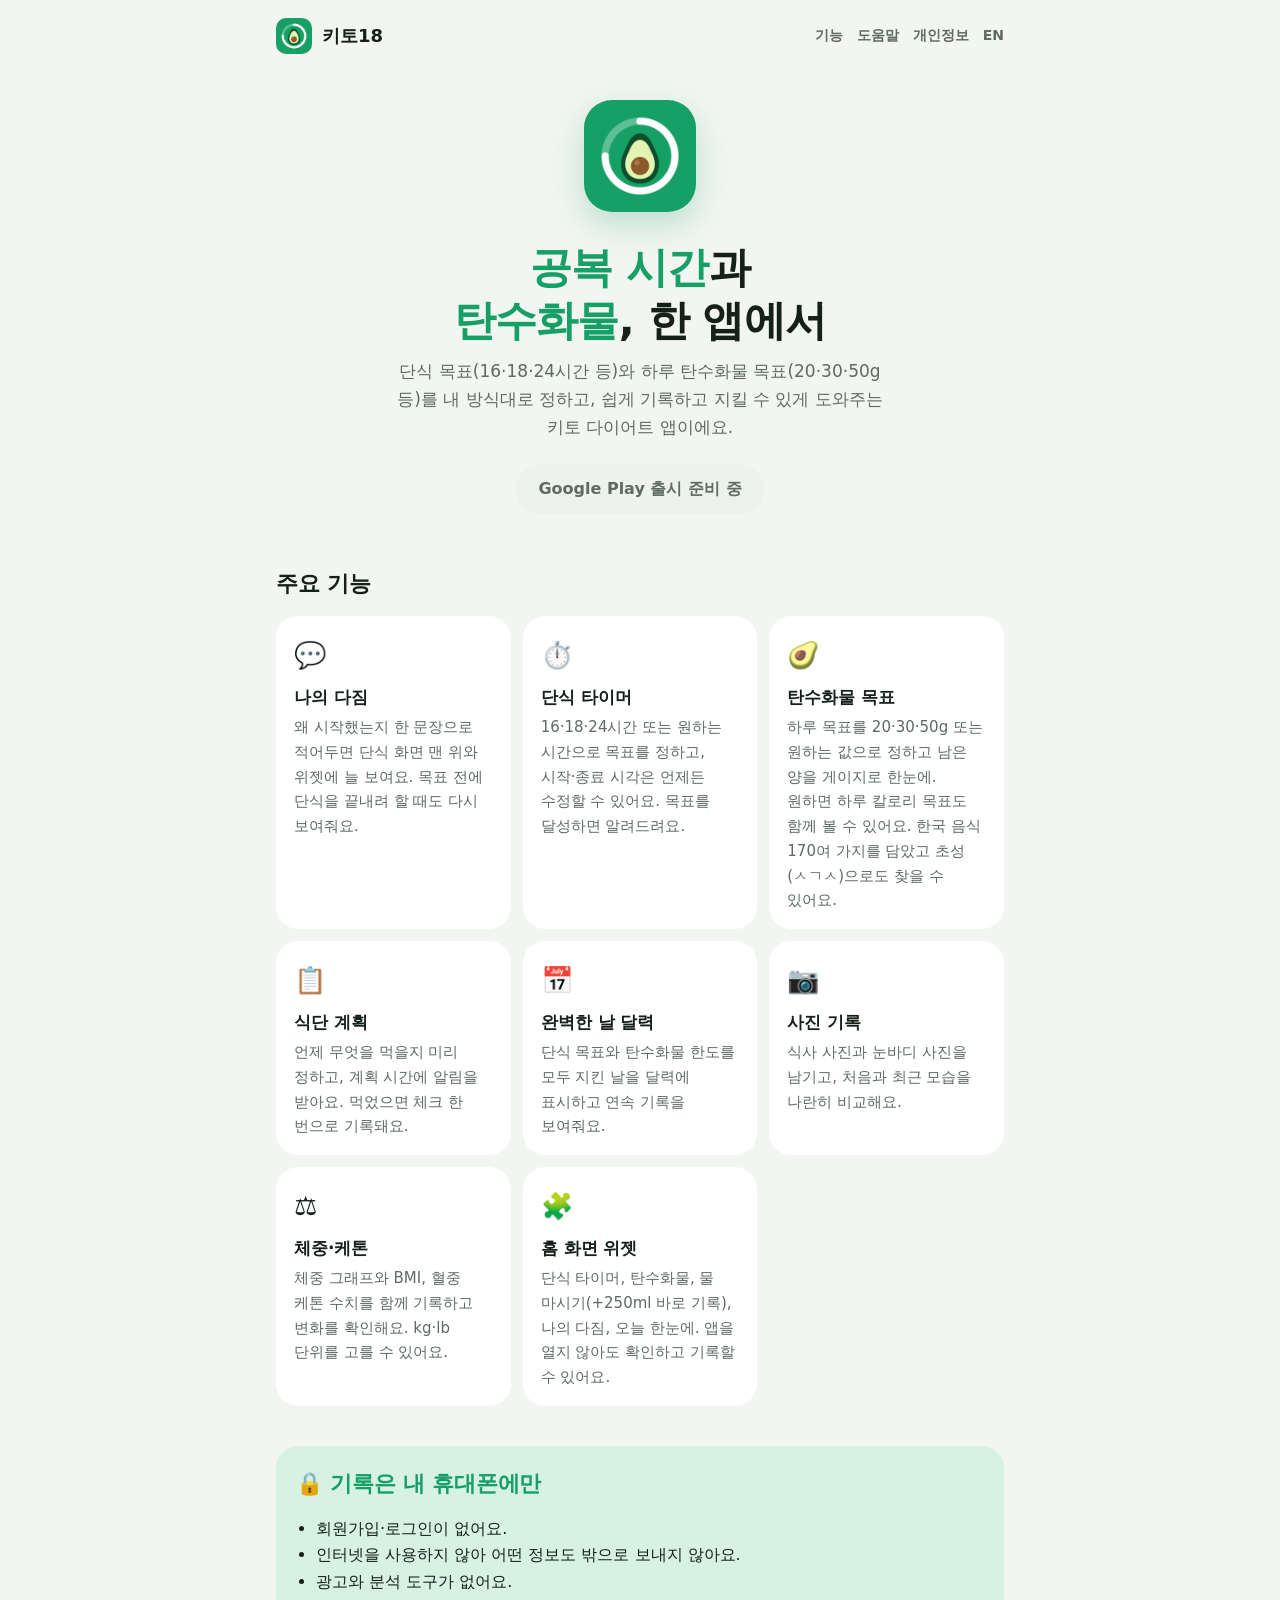
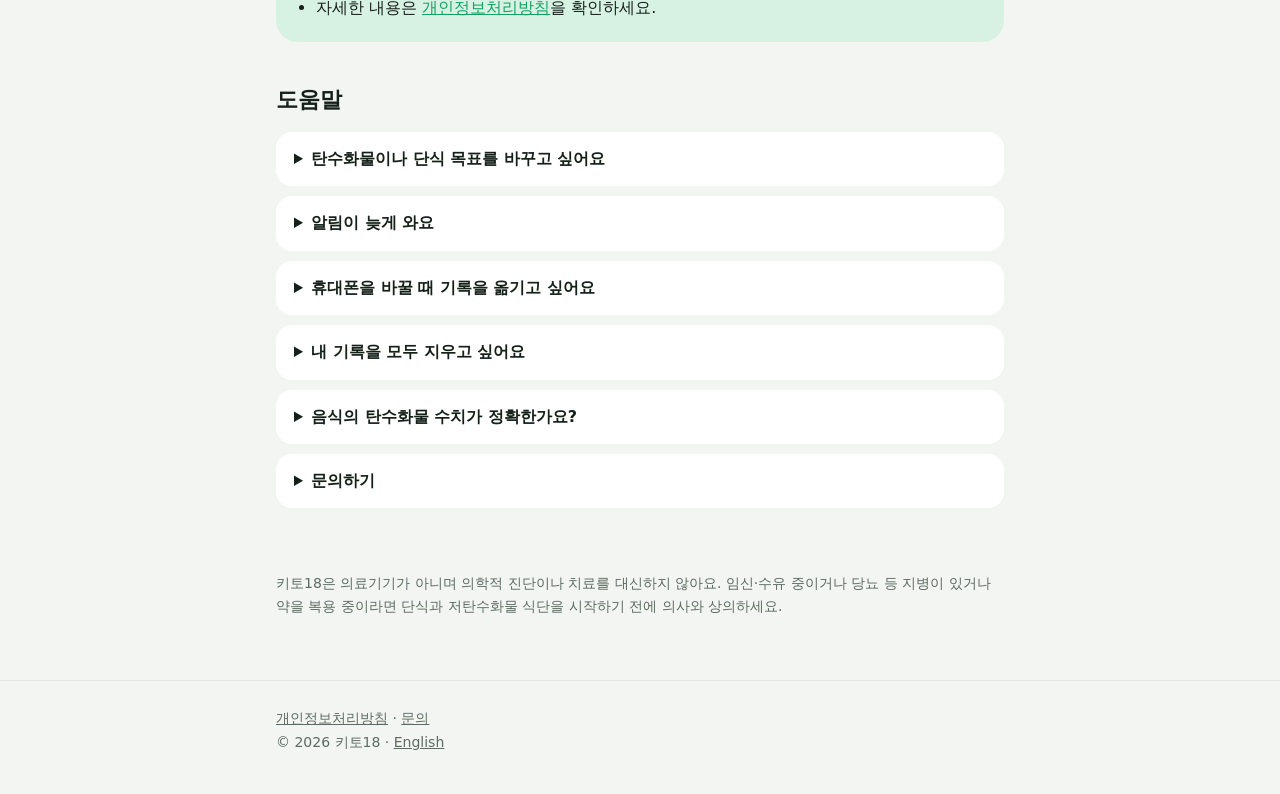
<file: index.html>
<!doctype html>
<html lang="ko">
<head>
  <meta charset="utf-8">
  <meta name="viewport" content="width=device-width, initial-scale=1">
  <title>키토18 · 단식 타이머와 탄수화물 목표 관리</title>
  <meta name="description" content="키토18은 단식 타이머와 하루 탄수화물 목표 관리를 한 앱에서 도와주는 키토 다이어트 앱이에요. 목표는 내 방식대로, 기록은 내 휴대폰에만.">
  <meta property="og:title" content="키토18 · 단식 타이머와 탄수화물 목표 관리">
  <meta property="og:description" content="단식 타이머, 탄수화물 게이지, 식단 계획, 사진 기록까지. 회원가입 없이, 기록은 내 폰에만.">
  <meta property="og:image" content="https://ilhoonseo.github.io/keto18/assets/store_icon_512.png">
  <link rel="icon" href="assets/favicon-64.png">
  <link rel="stylesheet" href="assets/style.css?v=20261026-2">
</head>
<body>
  <header class="top">
    <div class="wrap">
      <a class="brand" href="./"><img src="assets/icon-192.png" alt="">키토18</a>
      <nav>
        <a href="#features">기능</a>
        <a href="#support">도움말</a>
        <a href="privacy.html">개인정보</a>
        <a href="en.html">EN</a>
      </nav>
    </div>
  </header>

  <main class="wrap">
    <div class="hero">
      <img class="icon" src="assets/store_icon_512.png" alt="키토18 아이콘">
      <h1><em>공복 시간</em>과<br><em>탄수화물</em>, 한 앱에서</h1>
      <p>단식 목표(16·18·24시간 등)와 하루 탄수화물 목표(20·30·50g 등)를 내 방식대로 정하고, 쉽게 기록하고 지킬 수 있게 도와주는 키토 다이어트 앱이에요.</p>
      <span class="badge soon">Google Play 출시 준비 중</span>
    </div>

    <section id="features">
      <h2>주요 기능</h2>
      <div class="grid">
        <div class="card"><div class="emo">💬</div><h3>나의 다짐</h3><p>왜 시작했는지 한 문장으로 적어두면 단식 화면 맨 위와 위젯에 늘 보여요. 목표 전에 단식을 끝내려 할 때도 다시 보여줘요.</p></div>
        <div class="card"><div class="emo">⏱️</div><h3>단식 타이머</h3><p>16·18·24시간 또는 원하는 시간으로 목표를 정하고, 시작·종료 시각은 언제든 수정할 수 있어요. 목표를 달성하면 알려드려요.</p></div>
        <div class="card"><div class="emo">🥑</div><h3>탄수화물 목표</h3><p>하루 목표를 20·30·50g 또는 원하는 값으로 정하고 남은 양을 게이지로 한눈에. 원하면 하루 칼로리 목표도 함께 볼 수 있어요. 한국 음식 170여 가지를 담았고 초성(ㅅㄱㅅ)으로도 찾을 수 있어요.</p></div>
        <div class="card"><div class="emo">📋</div><h3>식단 계획</h3><p>언제 무엇을 먹을지 미리 정하고, 계획 시간에 알림을 받아요. 먹었으면 체크 한 번으로 기록돼요.</p></div>
        <div class="card"><div class="emo">📅</div><h3>완벽한 날 달력</h3><p>단식 목표와 탄수화물 한도를 모두 지킨 날을 달력에 표시하고 연속 기록을 보여줘요.</p></div>
        <div class="card"><div class="emo">📷</div><h3>사진 기록</h3><p>식사 사진과 눈바디 사진을 남기고, 처음과 최근 모습을 나란히 비교해요.</p></div>
        <div class="card"><div class="emo">⚖️</div><h3>체중·케톤</h3><p>체중 그래프와 BMI, 혈중 케톤 수치를 함께 기록하고 변화를 확인해요. kg·lb 단위를 고를 수 있어요.</p></div>
        <div class="card"><div class="emo">🧩</div><h3>홈 화면 위젯</h3><p>단식 타이머, 탄수화물, 물 마시기(+250ml 바로 기록), 나의 다짐, 오늘 한눈에. 앱을 열지 않아도 확인하고 기록할 수 있어요.</p></div>
      </div>
    </section>

    <section>
      <div class="privacy-box">
        <h2>🔒 기록은 내 휴대폰에만</h2>
        <ul>
          <li>회원가입·로그인이 없어요.</li>
          <li>인터넷을 사용하지 않아 어떤 정보도 밖으로 보내지 않아요.</li>
          <li>광고와 분석 도구가 없어요.</li>
          <li>자세한 내용은 <a href="privacy.html">개인정보처리방침</a>을 확인하세요.</li>
        </ul>
      </div>
    </section>

    <section id="support">
      <h2>도움말</h2>
      <details>
        <summary>탄수화물이나 단식 목표를 바꾸고 싶어요</summary>
        <p>식단 화면의 ‘목표 ○g 미만 ✎’을 누르거나 설정 → 하루 탄수화물 목표에서 바꿀 수 있어요. 단식 목표는 단식 화면의 16·18·24시간 버튼이나 ‘⚙ 설정’에서 원하는 시간으로 정할 수 있어요.</p>
      </details>
      <details>
        <summary>알림이 늦게 와요</summary>
        <p>휴대폰 설정에서 키토18의 ‘알람 및 리마인더’를 허용하면 정확한 시각에 알림이 와요. 앱의 설정 화면에서도 바로 이동할 수 있어요.</p>
      </details>
      <details>
        <summary>휴대폰을 바꿀 때 기록을 옮기고 싶어요</summary>
        <p>앱의 설정 → ‘백업 파일 만들기’로 파일을 저장한 뒤, 새 휴대폰에서 ‘백업에서 복원’을 누르세요. 사진은 백업 파일에 포함되지 않으니 필요한 사진은 사진 화면에서 ‘갤러리 저장’을 눌러 두세요.</p>
      </details>
      <details>
        <summary>내 기록을 모두 지우고 싶어요</summary>
        <p>앱의 설정 → ‘모든 기록 지우기’를 누르면 기록과 사진이 지워져요. 앱을 삭제하거나 휴대폰 설정 → 애플리케이션 → 키토18 → 저장공간 → 데이터 삭제를 눌러도 모두 지워져요.</p>
      </details>
      <details>
        <summary>음식의 탄수화물 수치가 정확한가요?</summary>
        <p>내장된 수치는 일반적인 평균값이라 제품마다 다를 수 있어요. 포장지에 영양성분표가 있다면 ‘직접 입력’을 이용하세요.</p>
      </details>
      <details>
        <summary>문의하기</summary>
        <p>버그 제보나 기능 제안, 그 밖의 문의는 이메일 <a href="mailto:twbtwb0606@gmail.com">twbtwb0606@gmail.com</a>로 보내주세요. <a href="https://github.com/ilhoonseo/keto18/issues">GitHub Issues</a>에 남겨주셔도 돼요.</p>
      </details>
    </section>

    <section>
      <p style="color: var(--text2); font-size: 14px;">키토18은 의료기기가 아니며 의학적 진단이나 치료를 대신하지 않아요. 임신·수유 중이거나 당뇨 등 지병이 있거나 약을 복용 중이라면 단식과 저탄수화물 식단을 시작하기 전에 의사와 상의하세요.</p>
    </section>
  </main>

  <footer>
    <div class="wrap">
      <a href="privacy.html">개인정보처리방침</a> · <a href="mailto:twbtwb0606@gmail.com">문의</a><br>
      © 2026 키토18 · <a href="en.html">English</a>
    </div>
  </footer>
</body>
</html>
</file>
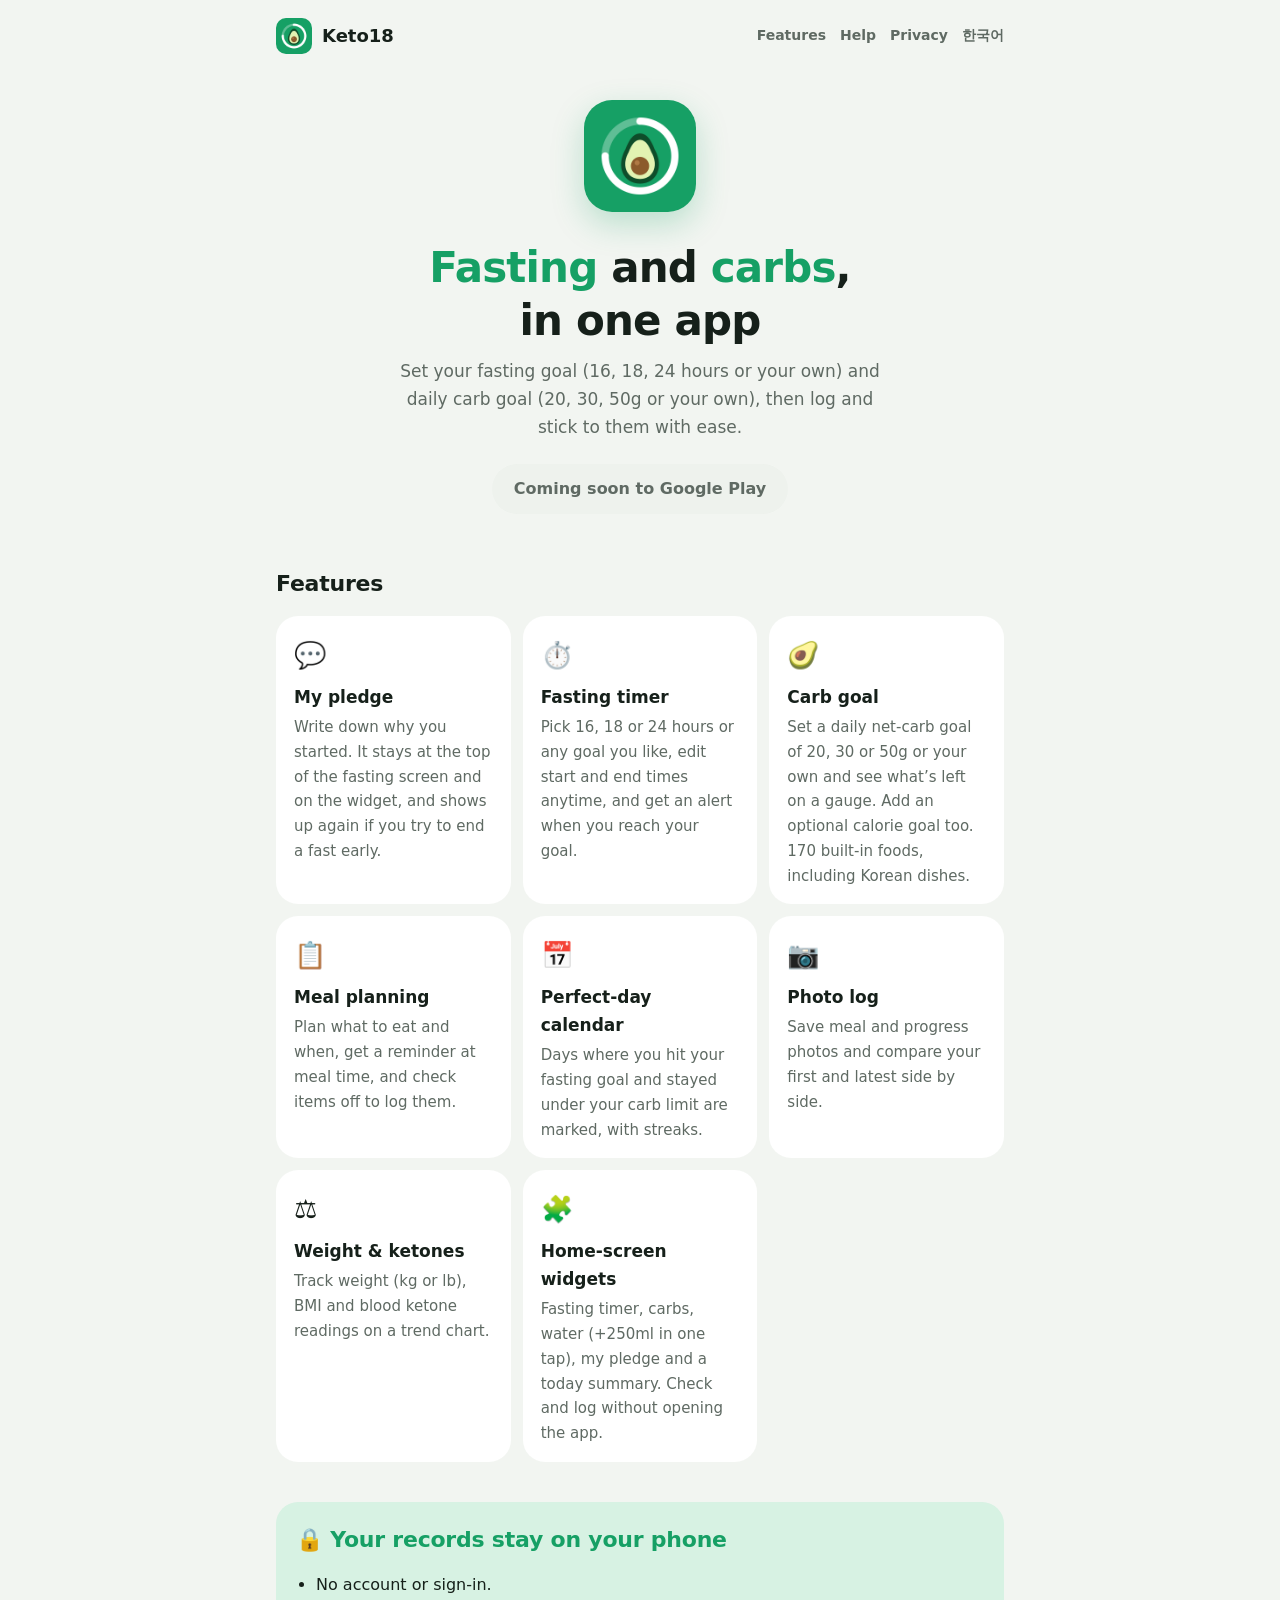
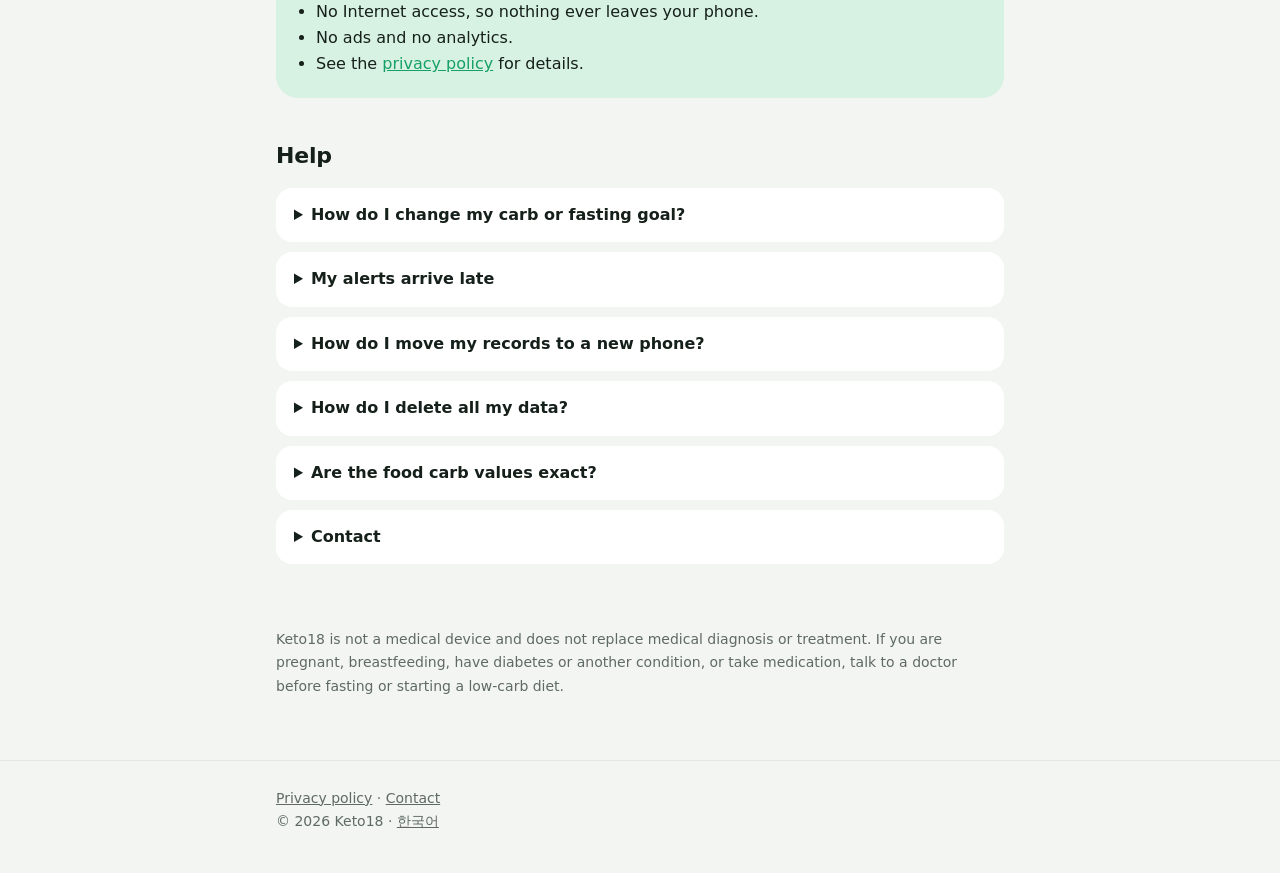
<file: en.html>
<!doctype html>
<html lang="en">
<head>
  <meta charset="utf-8">
  <meta name="viewport" content="width=device-width, initial-scale=1">
  <title>Keto18 · Fasting timer &amp; carb goal tracker</title>
  <meta name="description" content="Keto18 helps you keep your fasting window and daily carb goal in one app. Your goals, your way; your records stay on your phone.">
  <meta property="og:title" content="Keto18 · Fasting timer &amp; carb goal tracker">
  <meta property="og:description" content="Fasting timer, carb gauge, meal planning and photo log. No sign-up, and your records stay on your phone.">
  <meta property="og:image" content="https://ilhoonseo.github.io/keto18/assets/store_icon_512.png">
  <link rel="icon" href="assets/favicon-64.png">
  <link rel="alternate" hreflang="ko" href="https://ilhoonseo.github.io/keto18/">
  <link rel="stylesheet" href="assets/style.css?v=20261026-2">
</head>
<body>
  <header class="top">
    <div class="wrap">
      <a class="brand" href="en.html"><img src="assets/icon-192.png" alt="">Keto18</a>
      <nav>
        <a href="#features">Features</a>
        <a href="#support">Help</a>
        <a href="privacy.html#en">Privacy</a>
        <a href="./">한국어</a>
      </nav>
    </div>
  </header>

  <main class="wrap">
    <div class="hero">
      <img class="icon" src="assets/store_icon_512.png" alt="Keto18 icon">
      <h1><em>Fasting</em> and <em>carbs</em>,<br>in one app</h1>
      <p>Set your fasting goal (16, 18, 24 hours or your own) and daily carb goal (20, 30, 50g or your own), then log and stick to them with ease.</p>
      <span class="badge soon">Coming soon to Google Play</span>
    </div>

    <section id="features">
      <h2>Features</h2>
      <div class="grid">
        <div class="card"><div class="emo">💬</div><h3>My pledge</h3><p>Write down why you started. It stays at the top of the fasting screen and on the widget, and shows up again if you try to end a fast early.</p></div>
        <div class="card"><div class="emo">⏱️</div><h3>Fasting timer</h3><p>Pick 16, 18 or 24 hours or any goal you like, edit start and end times anytime, and get an alert when you reach your goal.</p></div>
        <div class="card"><div class="emo">🥑</div><h3>Carb goal</h3><p>Set a daily net-carb goal of 20, 30 or 50g or your own and see what’s left on a gauge. Add an optional calorie goal too. 170 built-in foods, including Korean dishes.</p></div>
        <div class="card"><div class="emo">📋</div><h3>Meal planning</h3><p>Plan what to eat and when, get a reminder at meal time, and check items off to log them.</p></div>
        <div class="card"><div class="emo">📅</div><h3>Perfect-day calendar</h3><p>Days where you hit your fasting goal and stayed under your carb limit are marked, with streaks.</p></div>
        <div class="card"><div class="emo">📷</div><h3>Photo log</h3><p>Save meal and progress photos and compare your first and latest side by side.</p></div>
        <div class="card"><div class="emo">⚖️</div><h3>Weight &amp; ketones</h3><p>Track weight (kg or lb), BMI and blood ketone readings on a trend chart.</p></div>
        <div class="card"><div class="emo">🧩</div><h3>Home-screen widgets</h3><p>Fasting timer, carbs, water (+250ml in one tap), my pledge and a today summary. Check and log without opening the app.</p></div>
      </div>
    </section>

    <section>
      <div class="privacy-box">
        <h2>🔒 Your records stay on your phone</h2>
        <ul>
          <li>No account or sign-in.</li>
          <li>No Internet access, so nothing ever leaves your phone.</li>
          <li>No ads and no analytics.</li>
          <li>See the <a href="privacy.html#en">privacy policy</a> for details.</li>
        </ul>
      </div>
    </section>

    <section id="support">
      <h2>Help</h2>
      <details>
        <summary>How do I change my carb or fasting goal?</summary>
        <p>Tap “Goal under ○g ✎” on the Food tab, or go to Settings → Daily carb goal. For fasting, use the 16 / 18 / 24-hour buttons or “⚙ Custom” on the Fast tab.</p>
      </details>
      <details>
        <summary>My alerts arrive late</summary>
        <p>Allow “Alarms &amp; reminders” for Keto18 in your phone settings to get alerts right on time. The app’s Settings screen links there directly.</p>
      </details>
      <details>
        <summary>How do I move my records to a new phone?</summary>
        <p>In Settings, tap “Create backup file”, then “Restore from backup” on the new phone. Photos aren’t included, so save the ones you want with “Save to gallery”.</p>
      </details>
      <details>
        <summary>How do I delete all my data?</summary>
        <p>Use Settings → “Delete all records”, or uninstall the app / clear its storage in Android Settings.</p>
      </details>
      <details>
        <summary>Are the food carb values exact?</summary>
        <p>Built-in values are typical averages and vary by product. If there’s a nutrition label, use “Enter manually”.</p>
      </details>
      <details>
        <summary>Contact</summary>
        <p>Questions, bug reports or feature ideas: email <a href="mailto:twbtwb0606@gmail.com">twbtwb0606@gmail.com</a>. You can also use <a href="https://github.com/ilhoonseo/keto18/issues">GitHub Issues</a>.</p>
      </details>
    </section>

    <section>
      <p style="color: var(--text2); font-size: 14px;">Keto18 is not a medical device and does not replace medical diagnosis or treatment. If you are pregnant, breastfeeding, have diabetes or another condition, or take medication, talk to a doctor before fasting or starting a low-carb diet.</p>
    </section>
  </main>

  <footer>
    <div class="wrap">
      <a href="privacy.html#en">Privacy policy</a> · <a href="mailto:twbtwb0606@gmail.com">Contact</a><br>
      © 2026 Keto18 · <a href="./">한국어</a>
    </div>
  </footer>
</body>
</html>
</file>
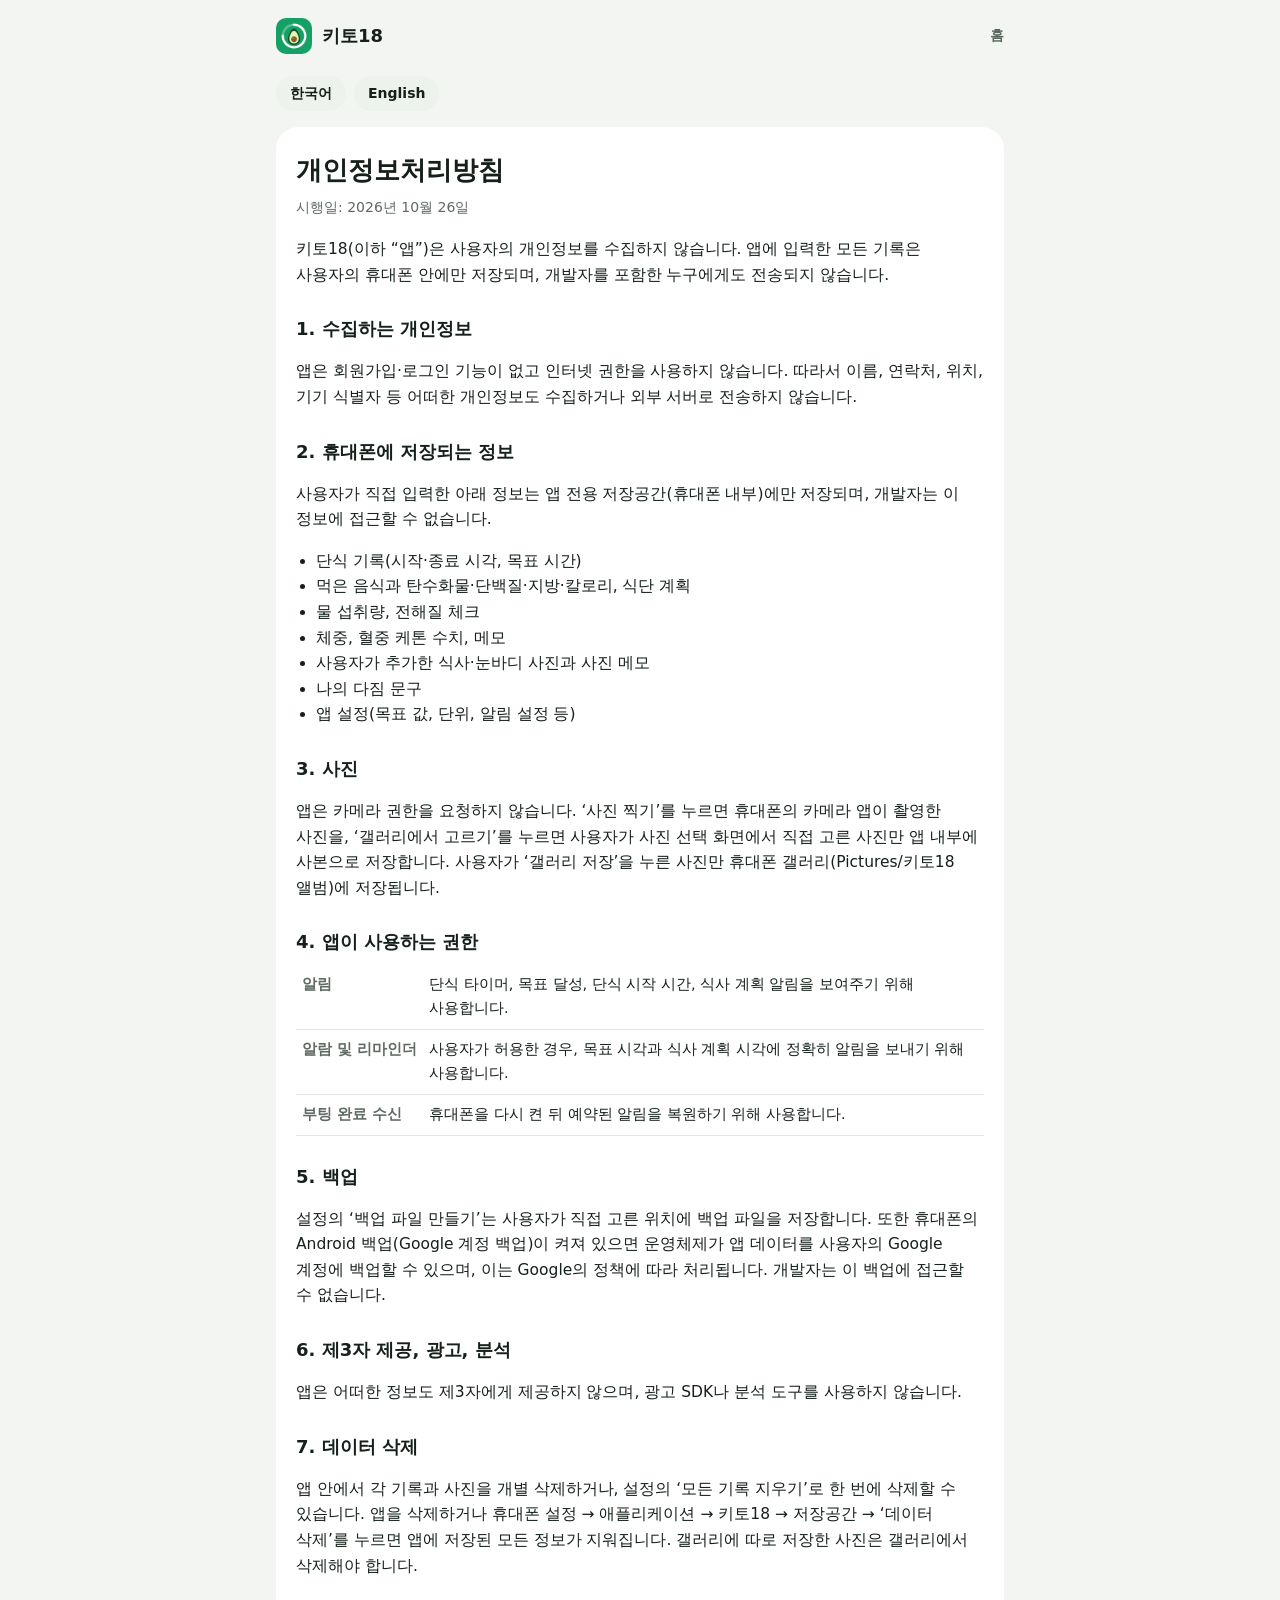
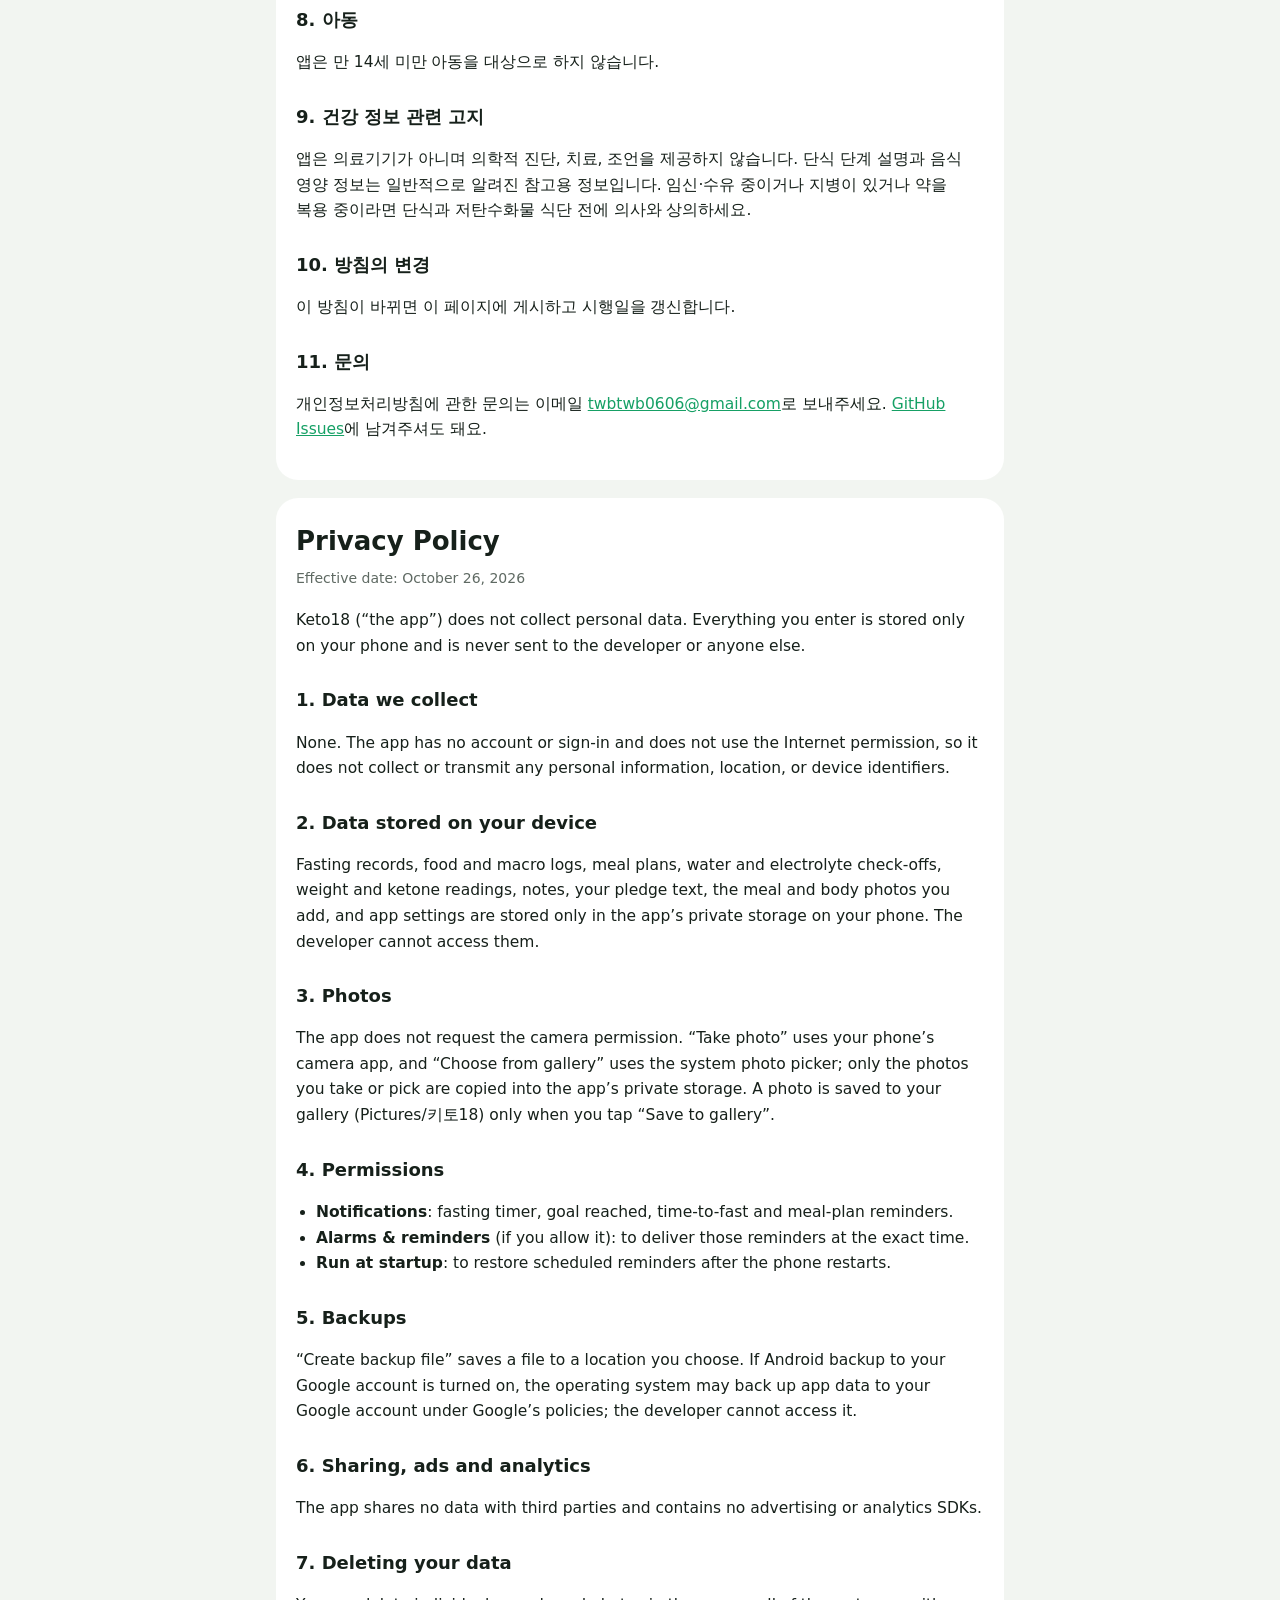
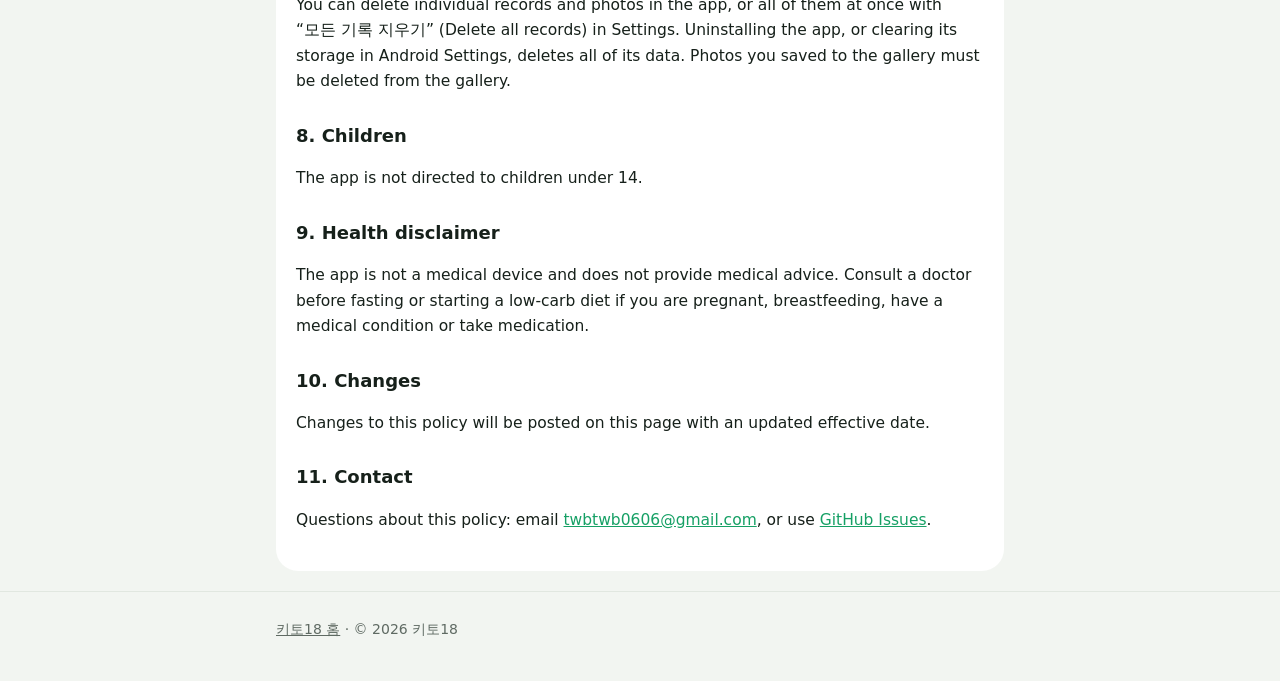
<file: privacy.html>
<!doctype html>
<html lang="ko">
<head>
  <meta charset="utf-8">
  <meta name="viewport" content="width=device-width, initial-scale=1">
  <title>키토18 개인정보처리방침</title>
  <meta name="description" content="키토18 앱의 개인정보처리방침 (Privacy Policy)">
  <link rel="icon" href="assets/favicon-64.png">
  <link rel="stylesheet" href="assets/style.css?v=20261026-2">
</head>
<body>
  <header class="top">
    <div class="wrap">
      <a class="brand" href="./"><img src="assets/icon-192.png" alt="">키토18</a>
      <nav><a href="./">홈</a></nav>
    </div>
  </header>

  <main class="wrap">
    <div class="lang-switch"><a href="#ko">한국어</a><a href="#en">English</a></div>

    <article class="doc" id="ko">
      <h1>개인정보처리방침</h1>
      <p class="meta">시행일: 2026년 10월 26일</p>

      <p>키토18(이하 “앱”)은 사용자의 개인정보를 수집하지 않습니다. 앱에 입력한 모든 기록은 사용자의 휴대폰 안에만 저장되며, 개발자를 포함한 누구에게도 전송되지 않습니다.</p>

      <h2>1. 수집하는 개인정보</h2>
      <p>앱은 회원가입·로그인 기능이 없고 인터넷 권한을 사용하지 않습니다. 따라서 이름, 연락처, 위치, 기기 식별자 등 어떠한 개인정보도 수집하거나 외부 서버로 전송하지 않습니다.</p>

      <h2>2. 휴대폰에 저장되는 정보</h2>
      <p>사용자가 직접 입력한 아래 정보는 앱 전용 저장공간(휴대폰 내부)에만 저장되며, 개발자는 이 정보에 접근할 수 없습니다.</p>
      <ul>
        <li>단식 기록(시작·종료 시각, 목표 시간)</li>
        <li>먹은 음식과 탄수화물·단백질·지방·칼로리, 식단 계획</li>
        <li>물 섭취량, 전해질 체크</li>
        <li>체중, 혈중 케톤 수치, 메모</li>
        <li>사용자가 추가한 식사·눈바디 사진과 사진 메모</li>
        <li>나의 다짐 문구</li>
        <li>앱 설정(목표 값, 단위, 알림 설정 등)</li>
      </ul>

      <h2>3. 사진</h2>
      <p>앱은 카메라 권한을 요청하지 않습니다. ‘사진 찍기’를 누르면 휴대폰의 카메라 앱이 촬영한 사진을, ‘갤러리에서 고르기’를 누르면 사용자가 사진 선택 화면에서 직접 고른 사진만 앱 내부에 사본으로 저장합니다. 사용자가 ‘갤러리 저장’을 누른 사진만 휴대폰 갤러리(Pictures/키토18 앨범)에 저장됩니다.</p>

      <h2>4. 앱이 사용하는 권한</h2>
      <table>
        <tr><th>알림</th><td>단식 타이머, 목표 달성, 단식 시작 시간, 식사 계획 알림을 보여주기 위해 사용합니다.</td></tr>
        <tr><th>알람 및 리마인더</th><td>사용자가 허용한 경우, 목표 시각과 식사 계획 시각에 정확히 알림을 보내기 위해 사용합니다.</td></tr>
        <tr><th>부팅 완료 수신</th><td>휴대폰을 다시 켠 뒤 예약된 알림을 복원하기 위해 사용합니다.</td></tr>
      </table>

      <h2>5. 백업</h2>
      <p>설정의 ‘백업 파일 만들기’는 사용자가 직접 고른 위치에 백업 파일을 저장합니다. 또한 휴대폰의 Android 백업(Google 계정 백업)이 켜져 있으면 운영체제가 앱 데이터를 사용자의 Google 계정에 백업할 수 있으며, 이는 Google의 정책에 따라 처리됩니다. 개발자는 이 백업에 접근할 수 없습니다.</p>

      <h2>6. 제3자 제공, 광고, 분석</h2>
      <p>앱은 어떠한 정보도 제3자에게 제공하지 않으며, 광고 SDK나 분석 도구를 사용하지 않습니다.</p>

      <h2>7. 데이터 삭제</h2>
      <p>앱 안에서 각 기록과 사진을 개별 삭제하거나, 설정의 ‘모든 기록 지우기’로 한 번에 삭제할 수 있습니다. 앱을 삭제하거나 휴대폰 설정 → 애플리케이션 → 키토18 → 저장공간 → ‘데이터 삭제’를 누르면 앱에 저장된 모든 정보가 지워집니다. 갤러리에 따로 저장한 사진은 갤러리에서 삭제해야 합니다.</p>

      <h2>8. 아동</h2>
      <p>앱은 만 14세 미만 아동을 대상으로 하지 않습니다.</p>

      <h2>9. 건강 정보 관련 고지</h2>
      <p>앱은 의료기기가 아니며 의학적 진단, 치료, 조언을 제공하지 않습니다. 단식 단계 설명과 음식 영양 정보는 일반적으로 알려진 참고용 정보입니다. 임신·수유 중이거나 지병이 있거나 약을 복용 중이라면 단식과 저탄수화물 식단 전에 의사와 상의하세요.</p>

      <h2>10. 방침의 변경</h2>
      <p>이 방침이 바뀌면 이 페이지에 게시하고 시행일을 갱신합니다.</p>

      <h2>11. 문의</h2>
      <p>개인정보처리방침에 관한 문의는 이메일 <a href="mailto:twbtwb0606@gmail.com">twbtwb0606@gmail.com</a>로 보내주세요. <a href="https://github.com/ilhoonseo/keto18/issues">GitHub Issues</a>에 남겨주셔도 돼요.</p>
    </article>

    <article class="doc" id="en">
      <h1>Privacy Policy</h1>
      <p class="meta">Effective date: October 26, 2026</p>

      <p>Keto18 (“the app”) does not collect personal data. Everything you enter is stored only on your phone and is never sent to the developer or anyone else.</p>

      <h2>1. Data we collect</h2>
      <p>None. The app has no account or sign-in and does not use the Internet permission, so it does not collect or transmit any personal information, location, or device identifiers.</p>

      <h2>2. Data stored on your device</h2>
      <p>Fasting records, food and macro logs, meal plans, water and electrolyte check-offs, weight and ketone readings, notes, your pledge text, the meal and body photos you add, and app settings are stored only in the app’s private storage on your phone. The developer cannot access them.</p>

      <h2>3. Photos</h2>
      <p>The app does not request the camera permission. “Take photo” uses your phone’s camera app, and “Choose from gallery” uses the system photo picker; only the photos you take or pick are copied into the app’s private storage. A photo is saved to your gallery (Pictures/키토18) only when you tap “Save to gallery”.</p>

      <h2>4. Permissions</h2>
      <ul>
        <li><b>Notifications</b>: fasting timer, goal reached, time-to-fast and meal-plan reminders.</li>
        <li><b>Alarms &amp; reminders</b> (if you allow it): to deliver those reminders at the exact time.</li>
        <li><b>Run at startup</b>: to restore scheduled reminders after the phone restarts.</li>
      </ul>

      <h2>5. Backups</h2>
      <p>“Create backup file” saves a file to a location you choose. If Android backup to your Google account is turned on, the operating system may back up app data to your Google account under Google’s policies; the developer cannot access it.</p>

      <h2>6. Sharing, ads and analytics</h2>
      <p>The app shares no data with third parties and contains no advertising or analytics SDKs.</p>

      <h2>7. Deleting your data</h2>
      <p>You can delete individual records and photos in the app, or all of them at once with “모든 기록 지우기” (Delete all records) in Settings. Uninstalling the app, or clearing its storage in Android Settings, deletes all of its data. Photos you saved to the gallery must be deleted from the gallery.</p>

      <h2>8. Children</h2>
      <p>The app is not directed to children under 14.</p>

      <h2>9. Health disclaimer</h2>
      <p>The app is not a medical device and does not provide medical advice. Consult a doctor before fasting or starting a low-carb diet if you are pregnant, breastfeeding, have a medical condition or take medication.</p>

      <h2>10. Changes</h2>
      <p>Changes to this policy will be posted on this page with an updated effective date.</p>

      <h2>11. Contact</h2>
      <p>Questions about this policy: email <a href="mailto:twbtwb0606@gmail.com">twbtwb0606@gmail.com</a>, or use <a href="https://github.com/ilhoonseo/keto18/issues">GitHub Issues</a>.</p>
    </article>
  </main>

  <footer>
    <div class="wrap"><a href="./">키토18 홈</a> · © 2026 키토18</div>
  </footer>
</body>
</html>
</file>
<file: assets/style.css>
:root {
  --bg: #f2f5f1;
  --surface: #ffffff;
  --surface2: #eef2ed;
  --text: #16201a;
  --text2: #5f6a63;
  --line: #e1e7e0;
  --primary: #16a065;
  --primary-soft: #d7f2e3;
  --gold: #e8a22b;
  --radius: 22px;
}
@media (prefers-color-scheme: dark) {
  :root {
    --bg: #0d110f;
    --surface: #171d19;
    --surface2: #222a25;
    --text: #e9eeea;
    --text2: #98a39b;
    --line: #29322c;
    --primary: #2fc47f;
    --primary-soft: #173a28;
  }
}
* { box-sizing: border-box; }
html { -webkit-text-size-adjust: 100%; }
body {
  margin: 0;
  background: var(--bg);
  color: var(--text);
  font-family: -apple-system, "Pretendard", "Apple SD Gothic Neo", "Noto Sans KR", "Malgun Gothic", system-ui, sans-serif;
  line-height: 1.65;
  word-break: keep-all;
}
a { color: var(--primary); }
.wrap { max-width: 760px; margin: 0 auto; padding: 0 16px; }

header.top { padding: 18px 0; }
header.top .wrap { display: flex; align-items: center; gap: 10px; }
header.top a.brand { display: flex; align-items: center; gap: 10px; color: var(--text); text-decoration: none; font-weight: 800; font-size: 18px; }
header.top img { width: 36px; height: 36px; border-radius: 10px; }
header.top nav { margin-left: auto; display: flex; gap: 14px; font-size: 14px; font-weight: 600; }
header.top nav a { color: var(--text2); text-decoration: none; }

.hero { text-align: center; padding: 28px 0 40px; }
.hero img.icon { width: 112px; height: 112px; border-radius: 28px; box-shadow: 0 12px 32px rgba(22, 160, 101, .25); }
.hero h1 { font-size: clamp(28px, 7vw, 42px); line-height: 1.25; margin: 22px 0 10px; letter-spacing: -0.02em; }
.hero h1 em { font-style: normal; color: var(--primary); }
.hero p { color: var(--text2); font-size: 17px; margin: 0 auto; max-width: 30em; }
.badge { display: inline-block; margin-top: 22px; padding: 12px 22px; border-radius: 999px; background: var(--text); color: var(--bg); font-weight: 700; text-decoration: none; }
.badge.soon { background: var(--surface2); color: var(--text2); }

section { padding: 12px 0 28px; }
section h2 { font-size: 22px; margin: 0 0 14px; letter-spacing: -0.01em; }
.grid { display: grid; grid-template-columns: repeat(auto-fit, minmax(220px, 1fr)); gap: 12px; }
.card { background: var(--surface); border-radius: var(--radius); padding: 18px 18px 16px; }
.card .emo { font-size: 26px; }
.card h3 { margin: 6px 0 4px; font-size: 17px; }
.card p { margin: 0; color: var(--text2); font-size: 15px; }

.privacy-box { background: var(--primary-soft); border-radius: var(--radius); padding: 20px; }
.privacy-box h2 { color: var(--primary); }
.privacy-box ul { margin: 0; padding-left: 20px; }

details { background: var(--surface); border-radius: 16px; padding: 14px 18px; margin-bottom: 10px; }
details summary { cursor: pointer; font-weight: 700; }
details p { margin: 10px 0 2px; color: var(--text2); }

footer { padding: 26px 0 40px; color: var(--text2); font-size: 14px; border-top: 1px solid var(--line); margin-top: 20px; }
footer a { color: var(--text2); }

/* policy page */
article.doc { background: var(--surface); border-radius: var(--radius); padding: 22px 20px; margin-bottom: 18px; }
article.doc h1 { font-size: 26px; margin: 0 0 4px; }
article.doc .meta { color: var(--text2); font-size: 14px; margin: 0 0 18px; }
article.doc h2 { font-size: 18px; margin: 26px 0 8px; }
article.doc p, article.doc li { font-size: 15.5px; }
article.doc ul { padding-left: 20px; }
article.doc table { width: 100%; border-collapse: collapse; font-size: 14.5px; }
article.doc th, article.doc td { text-align: left; padding: 8px 6px; border-bottom: 1px solid var(--line); vertical-align: top; }
article.doc th { color: var(--text2); font-weight: 600; white-space: nowrap; }
.lang-switch { display: flex; gap: 8px; margin: 4px 0 16px; }
.lang-switch a { padding: 6px 14px; border-radius: 999px; background: var(--surface2); color: var(--text); text-decoration: none; font-size: 14px; font-weight: 600; }
</file>
